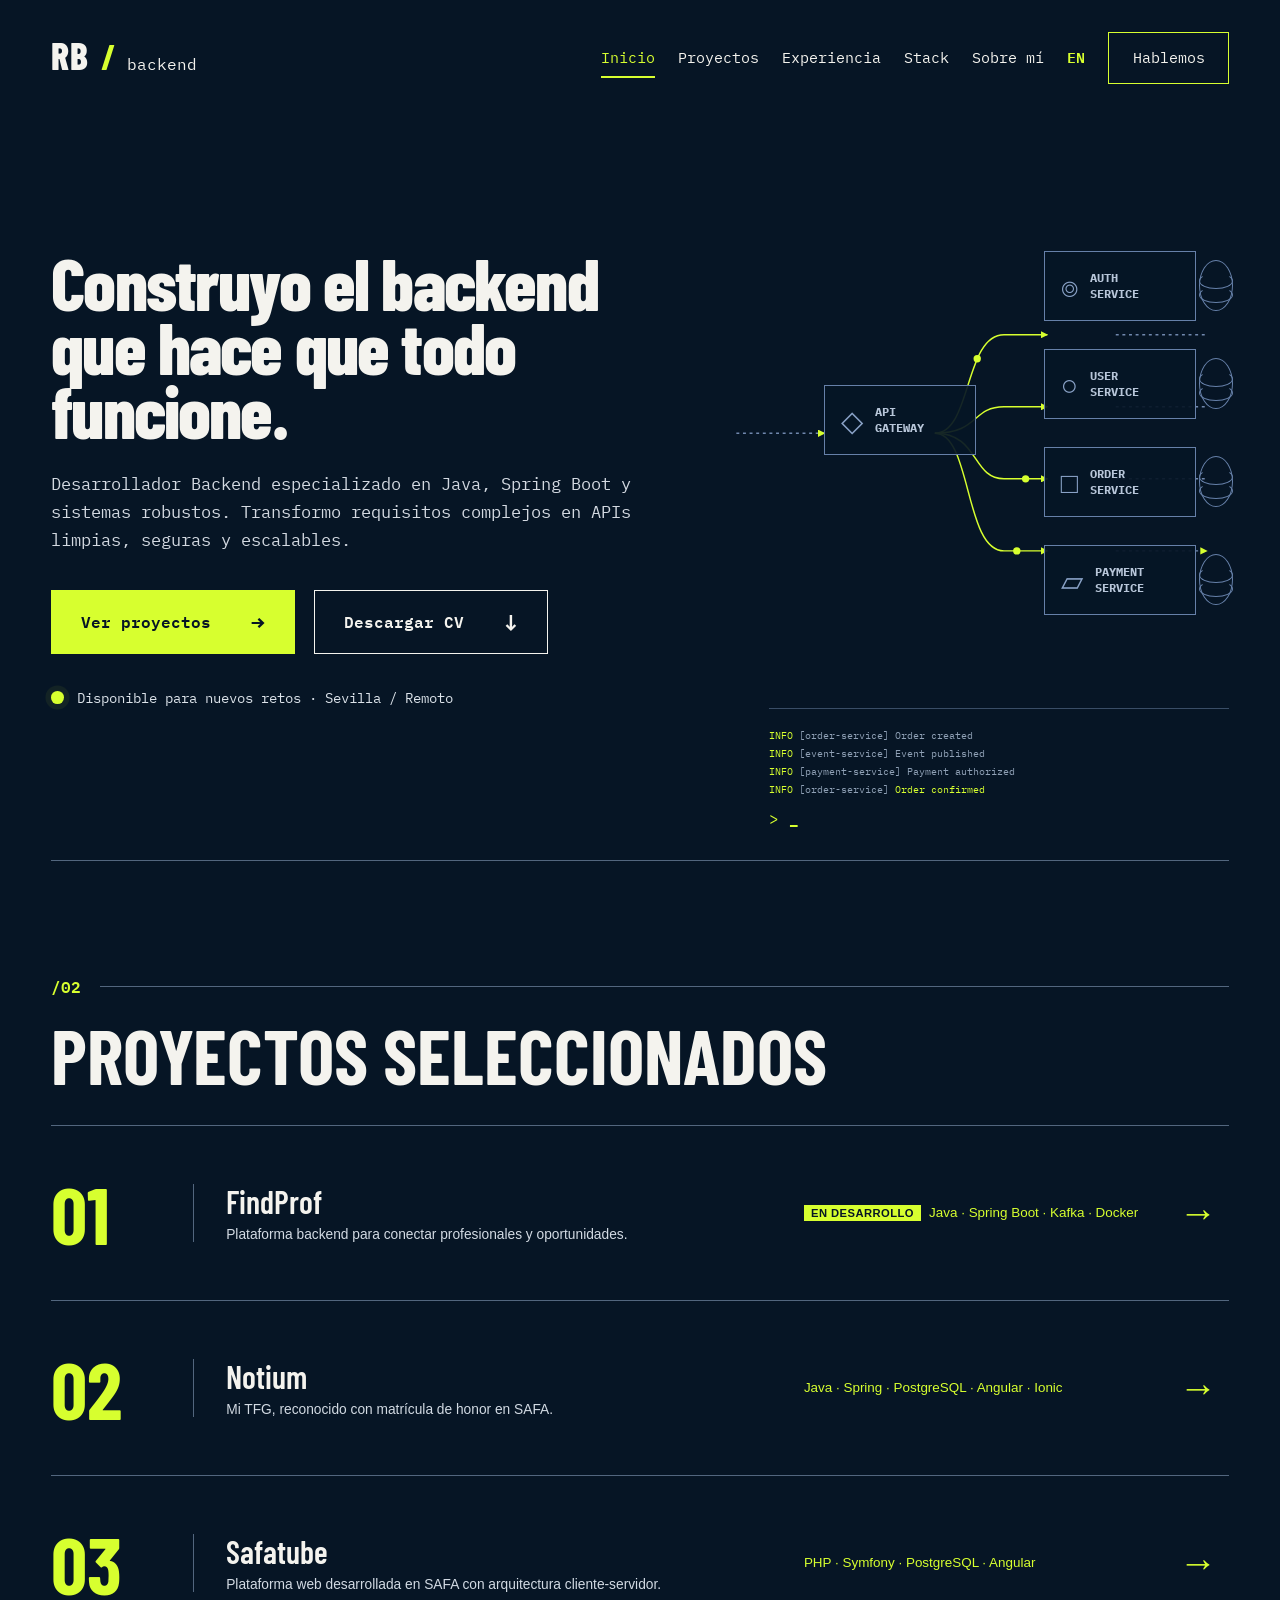
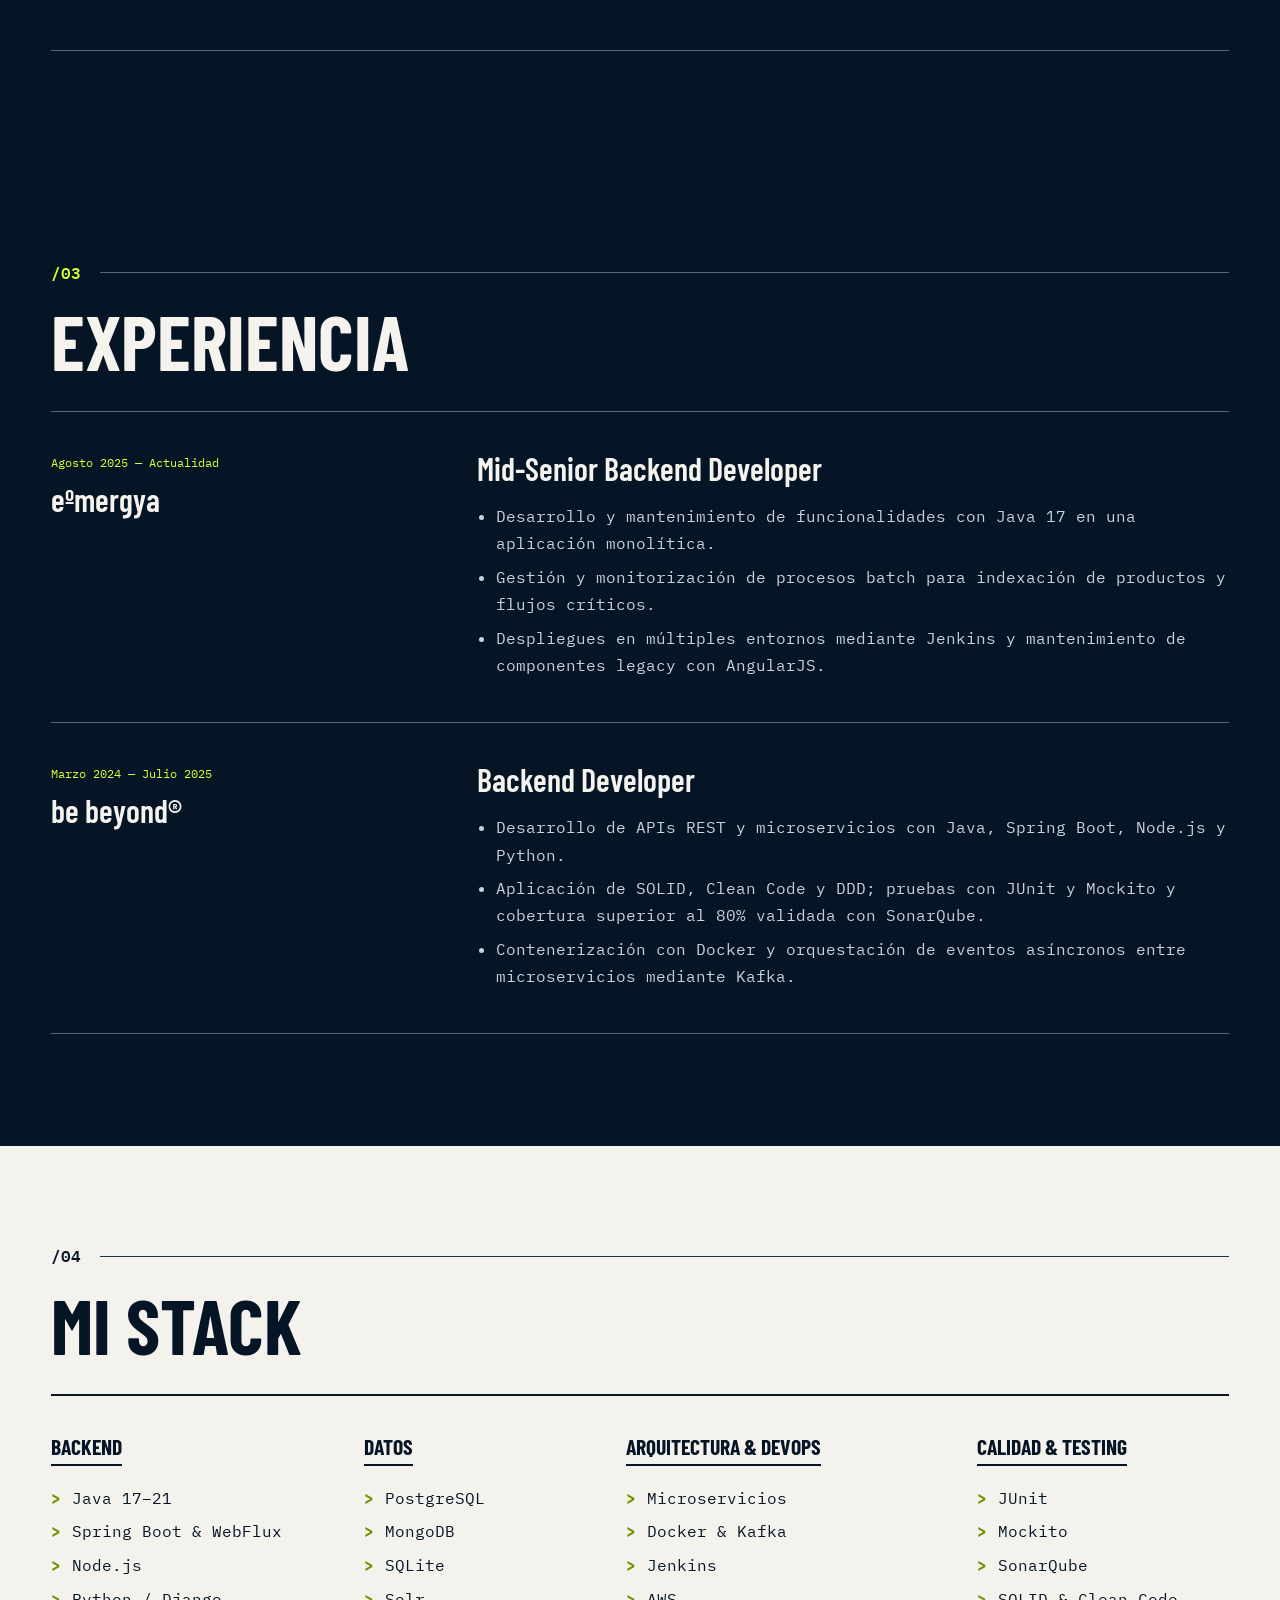
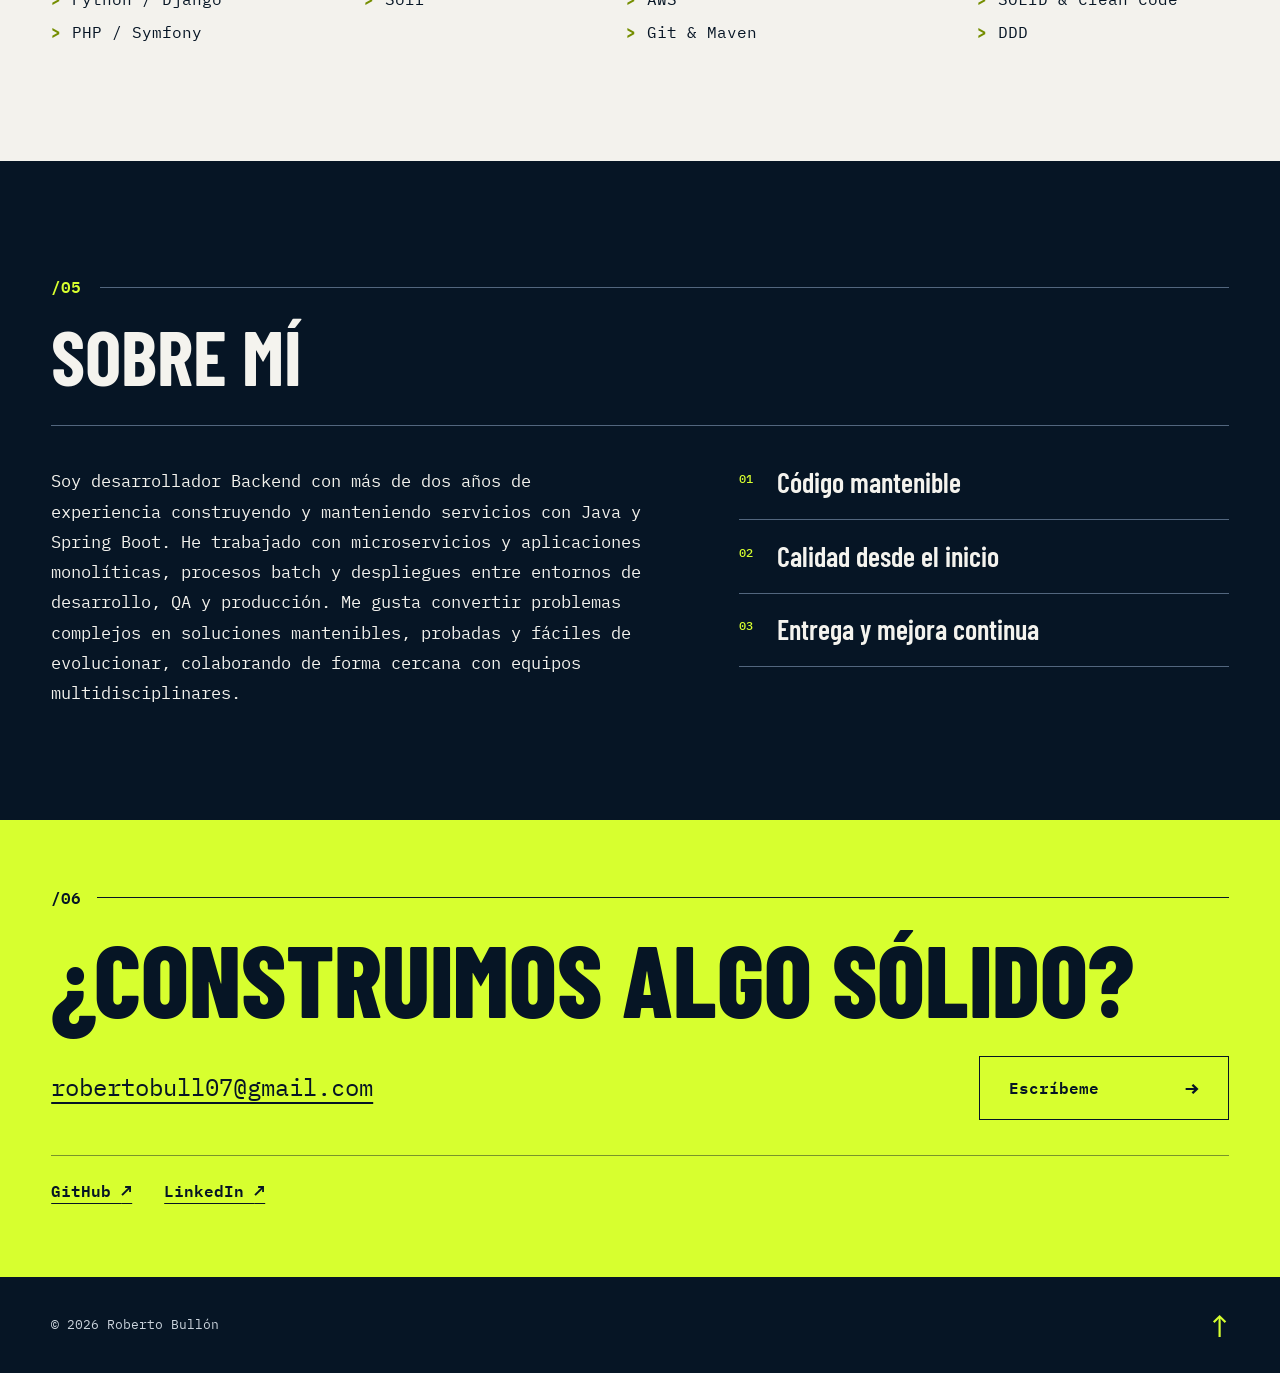
<file: index.html>
<!doctype html>
<html lang="es">
  <head>
    <meta charset="UTF-8" />
    <meta name="viewport" content="width=device-width, initial-scale=1.0" />
    <meta
      name="description"
      content="Portfolio de Roberto Bullón Pérez, desarrollador Backend especializado en Java y Spring Boot."
    />
    <meta name="theme-color" content="#061525" />
    <meta name="robots" content="index, follow" />
    <meta property="og:title" content="Roberto Bullón — Java Backend Developer" />
    <meta property="og:description" content="Portfolio de Roberto Bullón: Java, Spring Boot, microservicios y sistemas backend escalables." />
    <meta property="og:type" content="website" />
    <meta property="og:locale" content="es_ES" />
    <meta property="og:locale:alternate" content="en_GB" />
    <meta property="og:site_name" content="Roberto Bullón — Backend Developer" />
    <meta name="twitter:card" content="summary" />
    <meta name="twitter:title" content="Roberto Bullón — Java Backend Developer" />
    <meta name="twitter:description" content="Java, Spring Boot, microservicios y sistemas backend escalables." />
    <title>Roberto Bullón — Java Backend Developer</title>
    <link rel="alternate" hreflang="es" href="index.html" />
    <link rel="alternate" hreflang="en" href="en/index.html" />
    <link rel="alternate" hreflang="x-default" href="index.html" />
    <link rel="preconnect" href="https://fonts.googleapis.com" />
    <link rel="preconnect" href="https://fonts.gstatic.com" crossorigin />
    <link
      href="https://fonts.googleapis.com/css2?family=Barlow+Condensed:wght@600;700;800&family=IBM+Plex+Mono:wght@400;500;600&display=swap"
      rel="stylesheet"
    />
    <link rel="stylesheet" href="styles.css?v=20260718-3" />
    <script src="script.js?v=20260718-3" defer></script>
  </head>
  <body>
    <a class="skip-link" href="#contenido">Saltar al contenido</a>

    <header class="site-header">
      <a class="brand" href="#inicio" aria-label="Volver al inicio">
        <span>RB</span><i>/</i><small>backend</small>
      </a>
      <button
        class="menu-toggle"
        type="button"
        aria-label="Abrir menú"
        aria-controls="main-nav"
        aria-expanded="false"
      >
        <span></span><span></span>
      </button>
      <nav class="main-nav" id="main-nav" aria-label="Navegación principal">
        <a class="active" href="#inicio">Inicio</a>
        <a href="#proyectos">Proyectos</a>
        <a href="#experiencia">Experiencia</a>
        <a href="#stack">Stack</a>
        <a href="#sobre-mi">Sobre mí</a>
        <a class="language-switch" href="en/index.html" lang="en" hreflang="en" aria-label="View portfolio in English">EN</a>
        <a class="nav-cta" href="#contacto">Hablemos</a>
      </nav>
    </header>

    <main id="contenido">
      <section
        class="hero section-shell"
        id="inicio"
        aria-labelledby="hero-title"
      >
        <div class="hero-copy reveal">
          <h1 id="hero-title">
            <span>Construyo el backend</span><span>que hace que todo</span
            ><span>funcione.</span>
          </h1>
          <p>
            Desarrollador Backend especializado en Java, Spring Boot y sistemas
            robustos. Transformo requisitos complejos en APIs limpias, seguras y
            escalables.
          </p>
          <div class="hero-actions">
            <a class="button button-primary" href="#proyectos"
              >Ver proyectos <span aria-hidden="true">→</span></a
            >
            <a
              class="button button-secondary"
              id="download-cv"
              href="CV-Roberto-Bullon-Perez.pdf"
              download="CV-Roberto-Bullon-Perez.pdf"
              >Descargar CV <span aria-hidden="true">↓</span></a
            >
          </div>
          <p class="availability">
            <span aria-hidden="true"></span>Disponible para nuevos retos ·
            Sevilla / Remoto
          </p>
        </div>

        <div
          class="system-map reveal"
          aria-label="Diagrama animado de una arquitectura de microservicios"
        >
          <svg
            class="connections"
            viewBox="0 0 680 520"
            role="img"
            aria-labelledby="map-title map-desc"
          >
            <title id="map-title">Arquitectura de servicios</title>
            <desc id="map-desc">
              Un API Gateway conecta servicios de autenticación, usuarios,
              pedidos y pagos.
            </desc>
            <defs>
              <marker
                id="arrow"
                viewBox="0 0 10 10"
                refX="9"
                refY="5"
                markerWidth="5"
                markerHeight="5"
                orient="auto-start-reverse"
              >
                <path d="M0 0 10 5 0 10z" fill="currentColor"></path>
              </marker>
            </defs>
            <path class="line line-muted" d="M10 210H130"></path>
            <path
              class="line line-accent"
              d="M280 210C330 210 320 76 374 76H433"
            ></path>
            <path
              class="line line-accent"
              d="M280 210C340 210 330 174 374 174H433"
            ></path>
            <path
              class="line line-accent"
              d="M280 210C340 210 330 272 374 272H433"
            ></path>
            <path
              class="line line-accent"
              d="M280 210C330 210 320 370 374 370H433"
            ></path>
            <path
              class="line line-muted"
              d="M526 76H650M526 174H650M526 272H650M526 370H650"
            ></path>
            <circle class="packet" r="5">
              <animateMotion
                dur="3.4s"
                repeatCount="indefinite"
                path="M280 210C330 210 320 76 374 76H433"
              ></animateMotion>
            </circle>
            <circle class="packet" r="5">
              <animateMotion
                dur="3.1s"
                begin="-.8s"
                repeatCount="indefinite"
                path="M280 210C340 210 330 272 374 272H433"
              ></animateMotion>
            </circle>
            <circle class="packet" r="5">
              <animateMotion
                dur="3.8s"
                begin="-1.4s"
                repeatCount="indefinite"
                path="M280 210C330 210 320 370 374 370H433"
              ></animateMotion>
            </circle>
          </svg>
          <div class="service gateway">
            <span>◇</span><b>API<br />GATEWAY</b>
          </div>
          <div class="service service-auth">
            <span>⌾</span><b>AUTH<br />SERVICE</b>
          </div>
          <div class="service service-user">
            <span>○</span><b>USER<br />SERVICE</b>
          </div>
          <div class="service service-order">
            <span>□</span><b>ORDER<br />SERVICE</b>
          </div>
          <div class="service service-payment">
            <span>▱</span><b>PAYMENT<br />SERVICE</b>
          </div>
          <div class="db db-1" aria-hidden="true"></div>
          <div class="db db-2" aria-hidden="true"></div>
          <div class="db db-3" aria-hidden="true"></div>
          <div class="db db-4" aria-hidden="true"></div>
          <div class="terminal" aria-hidden="true">
            <p><i>INFO</i> [order-service] Order created</p>
            <p><i>INFO</i> [event-service] Event published</p>
            <p><i>INFO</i> [payment-service] Payment authorized</p>
            <p><i>INFO</i> [order-service] <em>Order confirmed</em></p>
            <span>&gt; <b>_</b></span>
          </div>
        </div>
      </section>

      <section
        class="projects section-shell"
        id="proyectos"
        aria-labelledby="projects-title"
      >
        <div class="section-heading reveal">
          <span>/02</span>
          <h2 id="projects-title">Proyectos seleccionados</h2>
        </div>
        <div class="project-list">
          <article class="project reveal">
            <button class="project-summary" type="button" aria-expanded="false">
              <span class="project-index">01</span>
              <span class="project-intro"
                ><strong>FindProf</strong
                ><small
                  >Plataforma backend para conectar profesionales y
                  oportunidades.</small
                ></span
              >
              <span class="project-tech"
                ><b class="project-status">En desarrollo</b>Java · Spring Boot ·
                Kafka · Docker</span
              >
              <span class="project-arrow" aria-hidden="true">→</span>
            </button>
            <div class="project-detail">
              <p>
                Producto en desarrollo centrado en una arquitectura backend
                modular, escalable y preparada para evolucionar por servicios.
              </p>
            </div>
          </article>
          <article class="project reveal">
            <button class="project-summary" type="button" aria-expanded="false">
              <span class="project-index">02</span>
              <span class="project-intro"
                ><strong>Notium</strong
                ><small
                  >Mi TFG, reconocido con matrícula de honor en SAFA.</small
                ></span
              >
              <span class="project-tech"
                >Java · Spring · PostgreSQL · Angular · Ionic</span
              >
              <span class="project-arrow" aria-hidden="true">→</span>
            </button>
            <div class="project-detail">
              <p>
                Aplicación full stack desarrollada como proyecto final, con dos
                repositorios independientes que trabajan como un único producto.
              </p>
              <div class="repo-split" aria-label="Repositorios de Notium">
                <a href="https://github.com/sgero/NotiumFrontend" target="_blank" rel="noreferrer"><b>Frontend</b><small>Angular · Ionic</small><em aria-hidden="true">↗</em></a>
                <a href="https://github.com/sgero/NotiumBackend" target="_blank" rel="noreferrer"><b>Backend</b><small>Java · Spring · PostgreSQL</small><em aria-hidden="true">↗</em></a>
              </div>
            </div>
          </article>
          <article class="project reveal">
            <button class="project-summary" type="button" aria-expanded="false">
              <span class="project-index">03</span>
              <span class="project-intro"
                ><strong>Safatube</strong
                ><small
                  >Plataforma web desarrollada en SAFA con arquitectura
                  cliente-servidor.</small
                ></span
              >
              <span class="project-tech"
                >PHP · Symfony · PostgreSQL · Angular</span
              >
              <span class="project-arrow" aria-hidden="true">→</span>
            </button>
            <div class="project-detail">
              <p>
                Proyecto académico dividido en dos repositorios para separar la
                interfaz web de la API y la persistencia.
              </p>
              <div class="repo-split" aria-label="Repositorios de Safatube">
                <a href="https://github.com/sgero/SafaTubeFront" target="_blank" rel="noreferrer"><b>Frontend</b><small>Angular</small><em aria-hidden="true">↗</em></a>
                <a href="https://github.com/sgero/SafaTube" target="_blank" rel="noreferrer"><b>Backend</b><small>PHP · Symfony · PostgreSQL</small><em aria-hidden="true">↗</em></a>
              </div>
            </div>
          </article>
        </div>
      </section>

      <section class="experience section-shell" id="experiencia" aria-labelledby="experience-title">
        <div class="section-heading reveal">
          <span>/03</span>
          <h2 id="experience-title">Experiencia</h2>
        </div>
        <div class="experience-list">
          <article class="experience-role reveal">
            <div class="experience-meta">
              <span>Agosto 2025 — Actualidad</span>
              <strong>eºmergya</strong>
            </div>
            <div class="experience-content">
              <h3>Mid-Senior Backend Developer</h3>
              <ul>
                <li>Desarrollo y mantenimiento de funcionalidades con Java 17 en una aplicación monolítica.</li>
                <li>Gestión y monitorización de procesos batch para indexación de productos y flujos críticos.</li>
                <li>Despliegues en múltiples entornos mediante Jenkins y mantenimiento de componentes legacy con AngularJS.</li>
              </ul>
            </div>
          </article>
          <article class="experience-role reveal">
            <div class="experience-meta">
              <span>Marzo 2024 — Julio 2025</span>
              <strong>be beyond®</strong>
            </div>
            <div class="experience-content">
              <h3>Backend Developer</h3>
              <ul>
                <li>Desarrollo de APIs REST y microservicios con Java, Spring Boot, Node.js y Python.</li>
                <li>Aplicación de SOLID, Clean Code y DDD; pruebas con JUnit y Mockito y cobertura superior al 80% validada con SonarQube.</li>
                <li>Contenerización con Docker y orquestación de eventos asíncronos entre microservicios mediante Kafka.</li>
              </ul>
            </div>
          </article>
        </div>
      </section>

      <section class="stack" id="stack" aria-labelledby="stack-title">
        <div class="section-shell">
          <div class="section-heading section-heading-dark reveal">
            <span>/04</span>
            <h2 id="stack-title">Mi stack</h2>
          </div>
          <div class="stack-grid reveal">
            <div>
              <h3>Backend</h3>
              <ul>
                <li>Java 17–21</li>
                <li>Spring Boot &amp; WebFlux</li>
                <li>Node.js</li>
                <li>Python / Django</li>
                <li>PHP / Symfony</li>
              </ul>
            </div>
            <div>
              <h3>Datos</h3>
              <ul>
                <li>PostgreSQL</li>
                <li>MongoDB</li>
                <li>SQLite</li>
                <li>Solr</li>
              </ul>
            </div>
            <div>
              <h3>Arquitectura &amp; DevOps</h3>
              <ul>
                <li>Microservicios</li>
                <li>Docker &amp; Kafka</li>
                <li>Jenkins</li>
                <li>AWS</li>
                <li>Git &amp; Maven</li>
              </ul>
            </div>
            <div>
              <h3>Calidad &amp; Testing</h3>
              <ul>
                <li>JUnit</li>
                <li>Mockito</li>
                <li>SonarQube</li>
                <li>SOLID &amp; Clean Code</li>
                <li>DDD</li>
              </ul>
            </div>
          </div>
        </div>
      </section>

      <section
        class="about section-shell"
        id="sobre-mi"
        aria-labelledby="about-title"
      >
        <div class="section-heading reveal">
          <span>/05</span>
          <h2 id="about-title">Sobre mí</h2>
        </div>
        <div class="about-grid">
          <p class="about-copy reveal">
            Soy desarrollador Backend con más de dos años de experiencia
            construyendo y manteniendo servicios con Java y Spring Boot. He
            trabajado con microservicios y aplicaciones monolíticas, procesos
            batch y despliegues entre entornos de desarrollo, QA y producción.
            Me gusta convertir problemas complejos en soluciones mantenibles,
            probadas y fáciles de evolucionar, colaborando de forma cercana con
            equipos multidisciplinares.
          </p>
          <ul class="principles reveal">
            <li><span>01</span> Código mantenible</li>
            <li><span>02</span> Calidad desde el inicio</li>
            <li><span>03</span> Entrega y mejora continua</li>
          </ul>
        </div>
      </section>

      <section class="contact" id="contacto" aria-labelledby="contact-title">
        <div class="section-shell contact-inner reveal">
          <span class="contact-index">/06</span>
          <h2 id="contact-title">¿Construimos algo sólido?</h2>
          <div class="contact-row">
            <a class="email" href="mailto:robertobull07@gmail.com"
              >robertobull07@gmail.com</a
            >
            <a
              class="button contact-button"
              href="mailto:robertobull07@gmail.com?subject=Hablemos%20de%20un%20proyecto"
              >Escríbeme <span aria-hidden="true">→</span></a
            >
          </div>
          <div class="social-links" aria-label="Perfiles profesionales">
            <a href="https://github.com/rbullonp" target="_blank" rel="noreferrer">GitHub <span aria-hidden="true">↗</span></a>
            <a href="https://www.linkedin.com/in/roberto-bullon-perez/" target="_blank" rel="noreferrer">LinkedIn <span aria-hidden="true">↗</span></a>
          </div>
        </div>
      </section>
    </main>

    <footer class="site-footer section-shell">
      <p>© 2026 Roberto Bullón</p>
      <a href="#inicio" aria-label="Volver arriba">↑</a>
    </footer>
  </body>
</html>
</file>
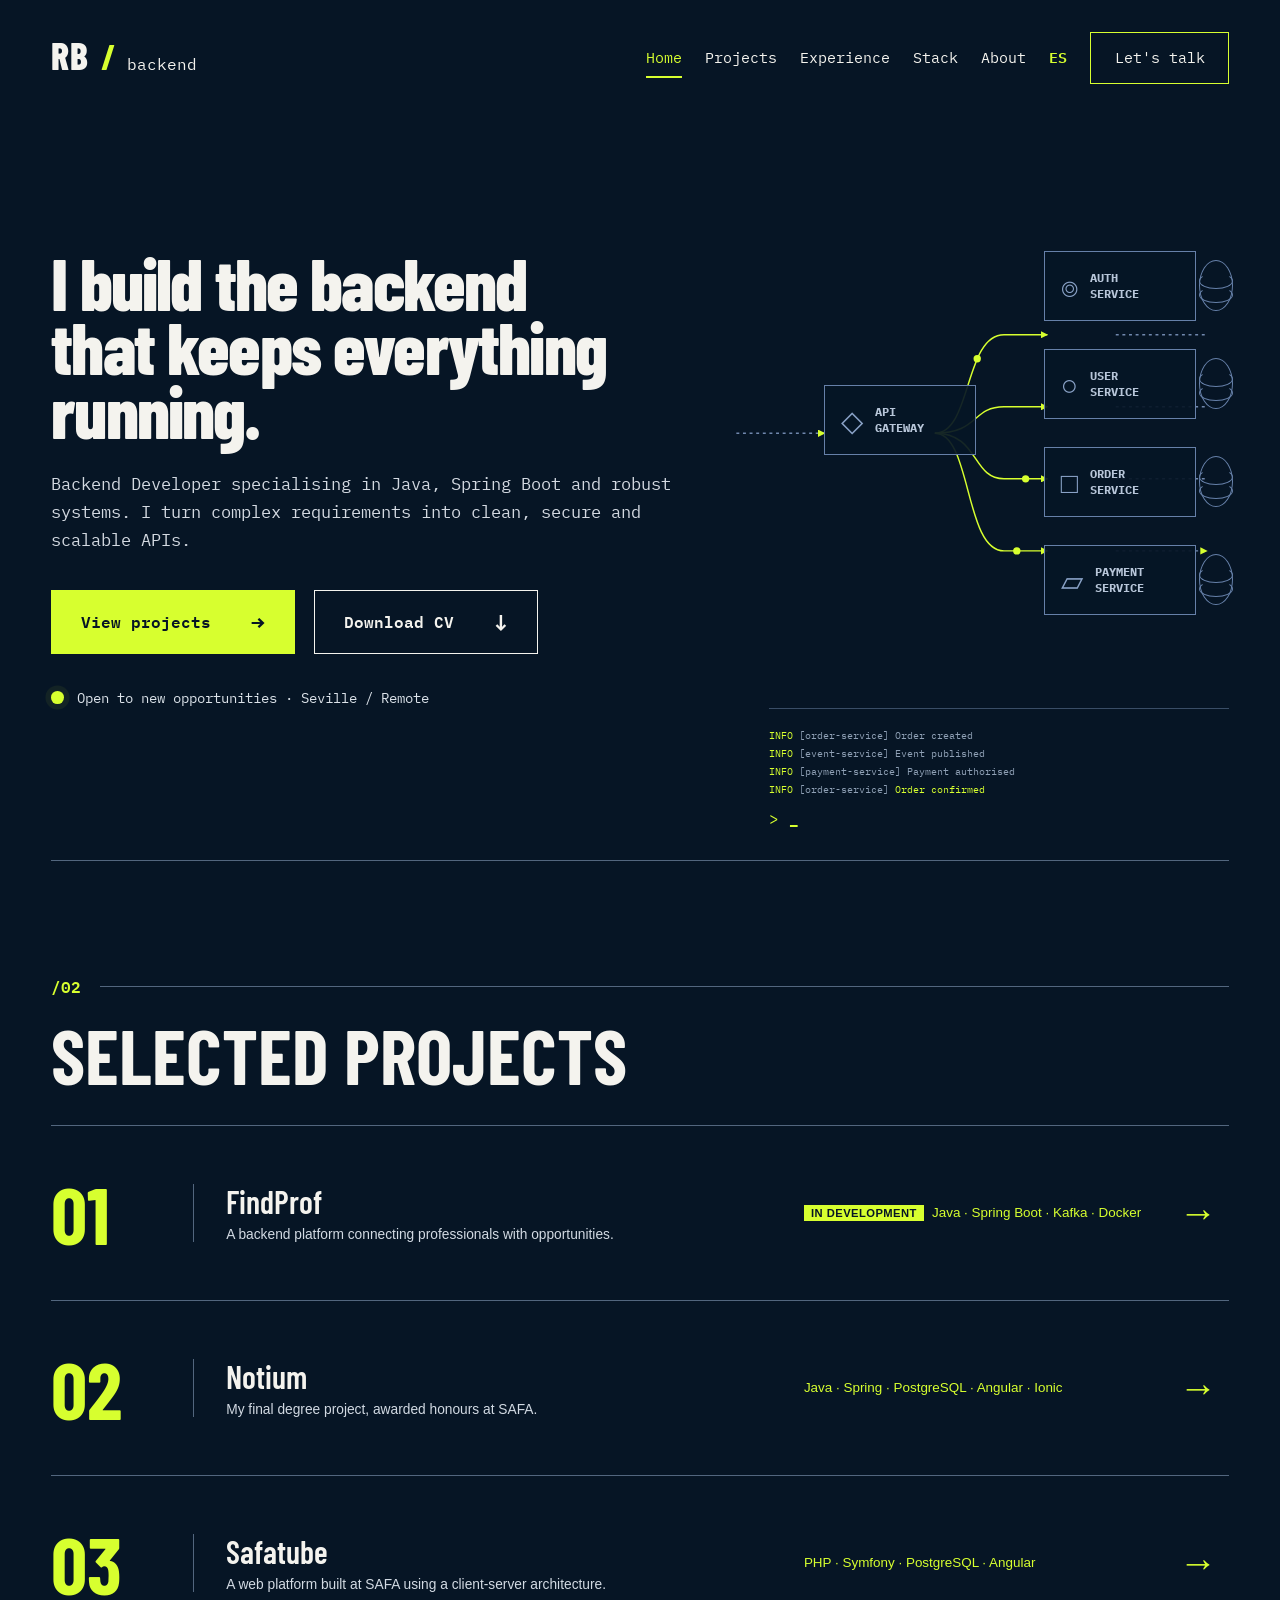
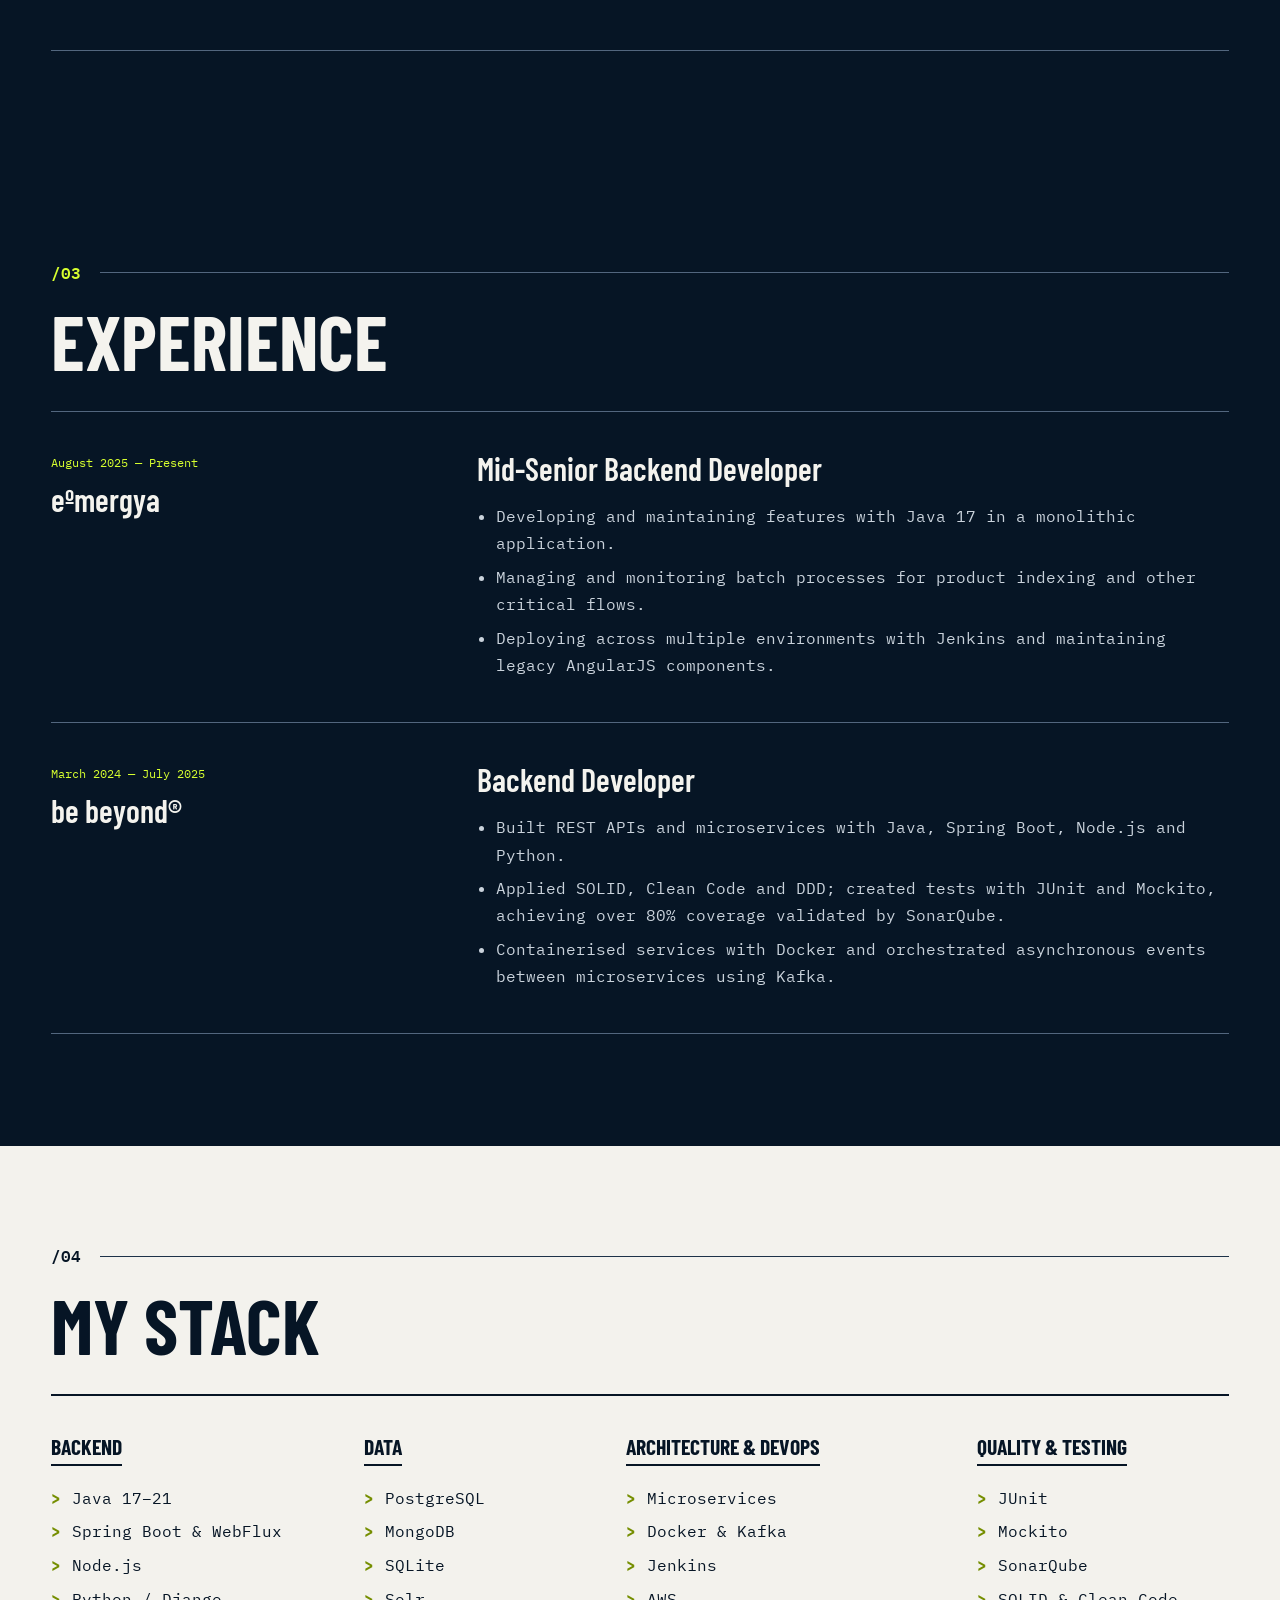
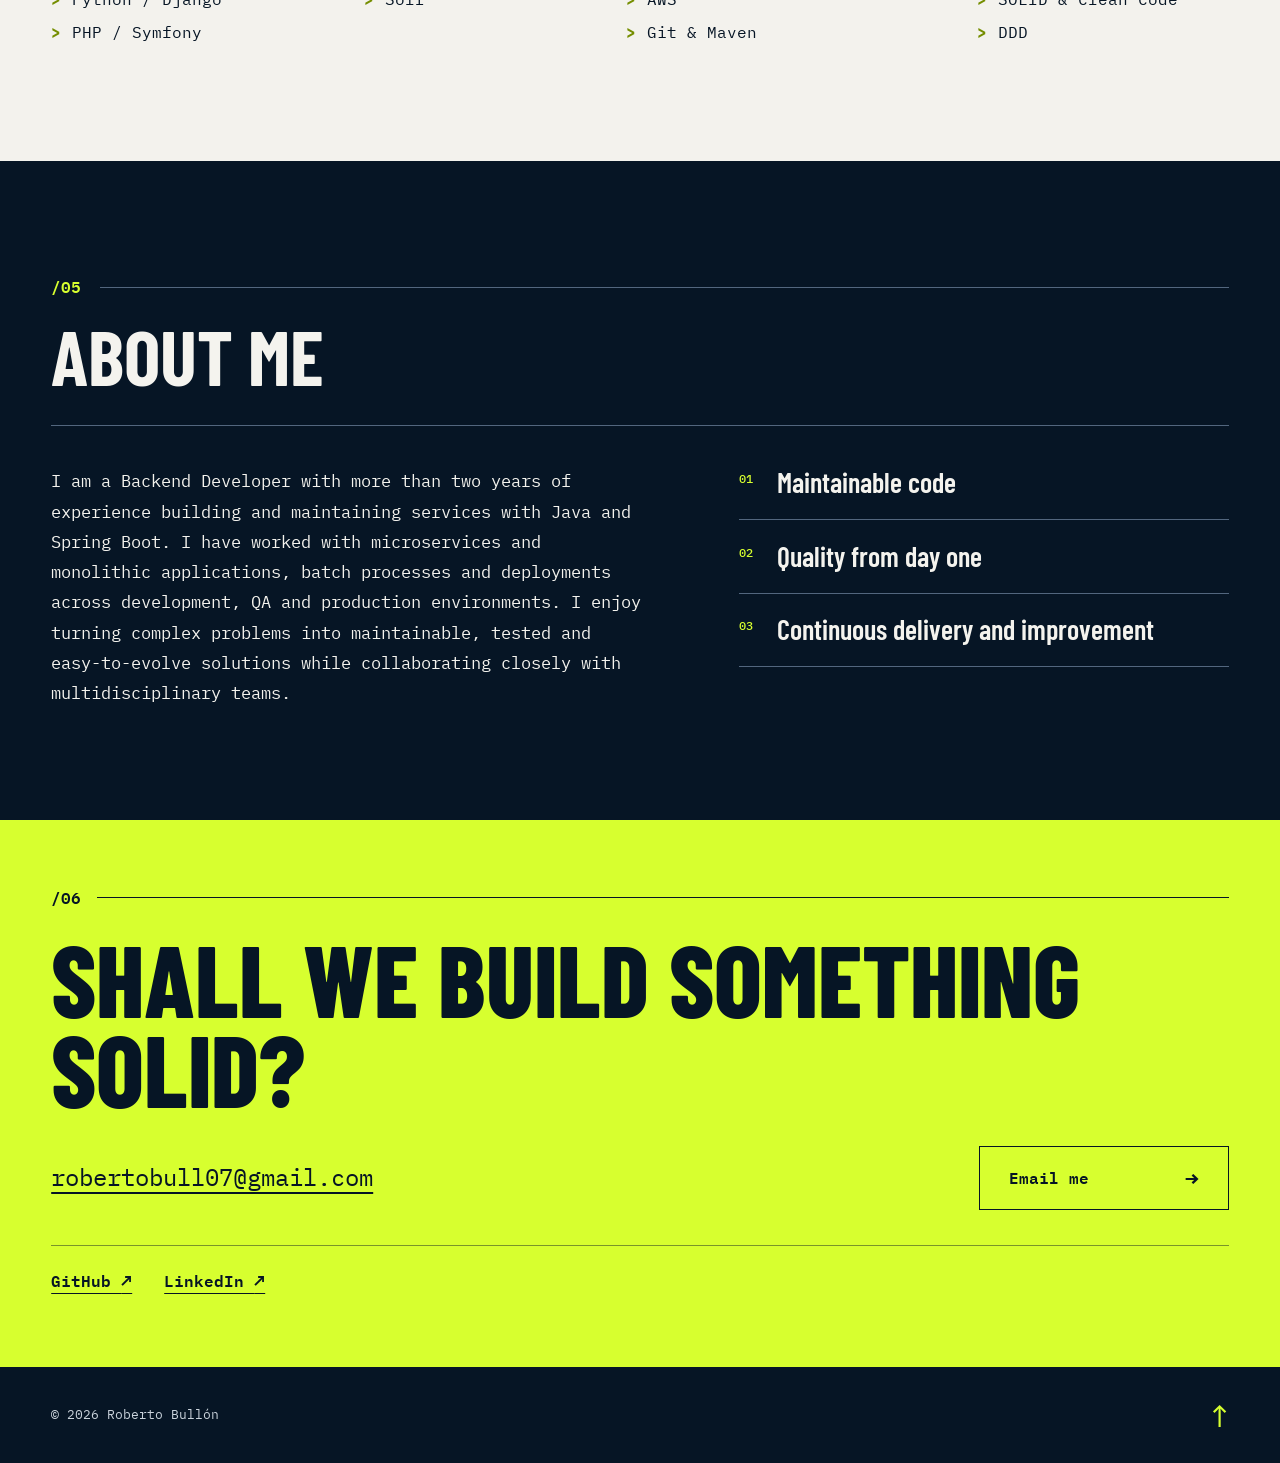
<file: en/index.html>
<!doctype html>
<html lang="en">
  <head>
    <meta charset="UTF-8" />
    <meta name="viewport" content="width=device-width, initial-scale=1.0" />
    <meta name="description" content="Portfolio of Roberto Bullón Pérez, Backend Developer specialising in Java and Spring Boot." />
    <meta name="theme-color" content="#061525" />
    <meta name="robots" content="index, follow" />
    <meta property="og:title" content="Roberto Bullón — Java Backend Developer" />
    <meta property="og:description" content="Roberto Bullón's portfolio: Java, Spring Boot, microservices and scalable backend systems." />
    <meta property="og:type" content="website" />
    <meta property="og:locale" content="en_GB" />
    <meta property="og:locale:alternate" content="es_ES" />
    <meta property="og:site_name" content="Roberto Bullón — Backend Developer" />
    <meta name="twitter:card" content="summary" />
    <meta name="twitter:title" content="Roberto Bullón — Java Backend Developer" />
    <meta name="twitter:description" content="Java, Spring Boot, microservices and scalable backend systems." />
    <title>Roberto Bullón — Java Backend Developer</title>
    <link rel="alternate" hreflang="en" href="index.html" />
    <link rel="alternate" hreflang="es" href="../index.html" />
    <link rel="alternate" hreflang="x-default" href="../index.html" />
    <link rel="preconnect" href="https://fonts.googleapis.com" />
    <link rel="preconnect" href="https://fonts.gstatic.com" crossorigin />
    <link href="https://fonts.googleapis.com/css2?family=Barlow+Condensed:wght@600;700;800&family=IBM+Plex+Mono:wght@400;500;600&display=swap" rel="stylesheet" />
    <link rel="stylesheet" href="../styles.css?v=20260718-3" />
    <script src="../script.js?v=20260718-3" defer></script>
  </head>
  <body>
    <a class="skip-link" href="#content">Skip to content</a>
    <header class="site-header">
      <a class="brand" href="#home" aria-label="Back to home"><span>RB</span><i>/</i><small>backend</small></a>
      <button class="menu-toggle" type="button" aria-label="Open menu" aria-controls="main-nav" aria-expanded="false"><span></span><span></span></button>
      <nav class="main-nav" id="main-nav" aria-label="Main navigation">
        <a class="active" href="#home">Home</a>
        <a href="#projects">Projects</a>
        <a href="#experience">Experience</a>
        <a href="#stack">Stack</a>
        <a href="#about">About</a>
        <a class="language-switch" href="../index.html" lang="es" hreflang="es" aria-label="Ver portfolio en español">ES</a>
        <a class="nav-cta" href="#contact">Let's talk</a>
      </nav>
    </header>

    <main id="content">
      <section class="hero section-shell" id="home" aria-labelledby="hero-title">
        <div class="hero-copy reveal">
          <h1 id="hero-title"><span>I build the backend</span> <span>that keeps everything</span> <span>running.</span></h1>
          <p>Backend Developer specialising in Java, Spring Boot and robust systems. I turn complex requirements into clean, secure and scalable APIs.</p>
          <div class="hero-actions">
            <a class="button button-primary" href="#projects">View projects <span aria-hidden="true">→</span></a>
            <a class="button button-secondary" id="download-cv" href="../CV-Roberto-Bullon-Perez.pdf" download="CV-Roberto-Bullon-Perez.pdf">Download CV <span aria-hidden="true">↓</span></a>
          </div>
          <p class="availability"><span aria-hidden="true"></span>Open to new opportunities · Seville / Remote</p>
        </div>

        <div class="system-map reveal" aria-label="Animated microservices architecture diagram">
          <svg class="connections" viewBox="0 0 680 520" role="img" aria-labelledby="map-title map-desc">
            <title id="map-title">Service architecture</title>
            <desc id="map-desc">An API Gateway connects authentication, user, order and payment services.</desc>
            <defs><marker id="arrow" viewBox="0 0 10 10" refX="9" refY="5" markerWidth="5" markerHeight="5" orient="auto-start-reverse"><path d="M0 0 10 5 0 10z" fill="currentColor"></path></marker></defs>
            <path class="line line-muted" d="M10 210H130"></path>
            <path class="line line-accent" d="M280 210C330 210 320 76 374 76H433"></path>
            <path class="line line-accent" d="M280 210C340 210 330 174 374 174H433"></path>
            <path class="line line-accent" d="M280 210C340 210 330 272 374 272H433"></path>
            <path class="line line-accent" d="M280 210C330 210 320 370 374 370H433"></path>
            <path class="line line-muted" d="M526 76H650M526 174H650M526 272H650M526 370H650"></path>
            <circle class="packet" r="5"><animateMotion dur="3.4s" repeatCount="indefinite" path="M280 210C330 210 320 76 374 76H433"></animateMotion></circle>
            <circle class="packet" r="5"><animateMotion dur="3.1s" begin="-.8s" repeatCount="indefinite" path="M280 210C340 210 330 272 374 272H433"></animateMotion></circle>
            <circle class="packet" r="5"><animateMotion dur="3.8s" begin="-1.4s" repeatCount="indefinite" path="M280 210C330 210 320 370 374 370H433"></animateMotion></circle>
          </svg>
          <div class="service gateway"><span>◇</span><b>API<br />GATEWAY</b></div>
          <div class="service service-auth"><span>⌾</span><b>AUTH<br />SERVICE</b></div>
          <div class="service service-user"><span>○</span><b>USER<br />SERVICE</b></div>
          <div class="service service-order"><span>□</span><b>ORDER<br />SERVICE</b></div>
          <div class="service service-payment"><span>▱</span><b>PAYMENT<br />SERVICE</b></div>
          <div class="db db-1" aria-hidden="true"></div><div class="db db-2" aria-hidden="true"></div><div class="db db-3" aria-hidden="true"></div><div class="db db-4" aria-hidden="true"></div>
          <div class="terminal" aria-hidden="true"><p><i>INFO</i> [order-service] Order created</p><p><i>INFO</i> [event-service] Event published</p><p><i>INFO</i> [payment-service] Payment authorised</p><p><i>INFO</i> [order-service] <em>Order confirmed</em></p><span>&gt; <b>_</b></span></div>
        </div>
      </section>

      <section class="projects section-shell" id="projects" aria-labelledby="projects-title">
        <div class="section-heading reveal"><span>/02</span><h2 id="projects-title">Selected projects</h2></div>
        <div class="project-list">
          <article class="project reveal">
            <button class="project-summary" type="button" aria-expanded="false"><span class="project-index">01</span><span class="project-intro"><strong>FindProf</strong><small>A backend platform connecting professionals with opportunities.</small></span><span class="project-tech"><b class="project-status">In development</b>Java · Spring Boot · Kafka · Docker</span><span class="project-arrow" aria-hidden="true">→</span></button>
            <div class="project-detail"><p>A product under development, built around a modular, scalable backend architecture designed to evolve through services.</p></div>
          </article>
          <article class="project reveal">
            <button class="project-summary" type="button" aria-expanded="false"><span class="project-index">02</span><span class="project-intro"><strong>Notium</strong><small>My final degree project, awarded honours at SAFA.</small></span><span class="project-tech">Java · Spring · PostgreSQL · Angular · Ionic</span><span class="project-arrow" aria-hidden="true">→</span></button>
            <div class="project-detail"><p>A full-stack final project split into two independent repositories that work together as one product.</p><div class="repo-split" aria-label="Notium repositories"><a href="https://github.com/sgero/NotiumFrontend" target="_blank" rel="noreferrer"><b>Frontend</b><small>Angular · Ionic</small><em aria-hidden="true">↗</em></a><a href="https://github.com/sgero/NotiumBackend" target="_blank" rel="noreferrer"><b>Backend</b><small>Java · Spring · PostgreSQL</small><em aria-hidden="true">↗</em></a></div></div>
          </article>
          <article class="project reveal">
            <button class="project-summary" type="button" aria-expanded="false"><span class="project-index">03</span><span class="project-intro"><strong>Safatube</strong><small>A web platform built at SAFA using a client-server architecture.</small></span><span class="project-tech">PHP · Symfony · PostgreSQL · Angular</span><span class="project-arrow" aria-hidden="true">→</span></button>
            <div class="project-detail"><p>An academic project split into two repositories, separating the web interface from the API and data persistence.</p><div class="repo-split" aria-label="Safatube repositories"><a href="https://github.com/sgero/SafaTubeFront" target="_blank" rel="noreferrer"><b>Frontend</b><small>Angular</small><em aria-hidden="true">↗</em></a><a href="https://github.com/sgero/SafaTube" target="_blank" rel="noreferrer"><b>Backend</b><small>PHP · Symfony · PostgreSQL</small><em aria-hidden="true">↗</em></a></div></div>
          </article>
        </div>
      </section>

      <section class="experience section-shell" id="experience" aria-labelledby="experience-title">
        <div class="section-heading reveal"><span>/03</span><h2 id="experience-title">Experience</h2></div>
        <div class="experience-list">
          <article class="experience-role reveal"><div class="experience-meta"><span>August 2025 — Present</span><strong>eºmergya</strong></div><div class="experience-content"><h3>Mid-Senior Backend Developer</h3><ul><li>Developing and maintaining features with Java 17 in a monolithic application.</li><li>Managing and monitoring batch processes for product indexing and other critical flows.</li><li>Deploying across multiple environments with Jenkins and maintaining legacy AngularJS components.</li></ul></div></article>
          <article class="experience-role reveal"><div class="experience-meta"><span>March 2024 — July 2025</span><strong>be beyond®</strong></div><div class="experience-content"><h3>Backend Developer</h3><ul><li>Built REST APIs and microservices with Java, Spring Boot, Node.js and Python.</li><li>Applied SOLID, Clean Code and DDD; created tests with JUnit and Mockito, achieving over 80% coverage validated by SonarQube.</li><li>Containerised services with Docker and orchestrated asynchronous events between microservices using Kafka.</li></ul></div></article>
        </div>
      </section>

      <section class="stack" id="stack" aria-labelledby="stack-title"><div class="section-shell"><div class="section-heading section-heading-dark reveal"><span>/04</span><h2 id="stack-title">My stack</h2></div><div class="stack-grid reveal"><div><h3>Backend</h3><ul><li>Java 17–21</li><li>Spring Boot &amp; WebFlux</li><li>Node.js</li><li>Python / Django</li><li>PHP / Symfony</li></ul></div><div><h3>Data</h3><ul><li>PostgreSQL</li><li>MongoDB</li><li>SQLite</li><li>Solr</li></ul></div><div><h3>Architecture &amp; DevOps</h3><ul><li>Microservices</li><li>Docker &amp; Kafka</li><li>Jenkins</li><li>AWS</li><li>Git &amp; Maven</li></ul></div><div><h3>Quality &amp; Testing</h3><ul><li>JUnit</li><li>Mockito</li><li>SonarQube</li><li>SOLID &amp; Clean Code</li><li>DDD</li></ul></div></div></div></section>

      <section class="about section-shell" id="about" aria-labelledby="about-title"><div class="section-heading reveal"><span>/05</span><h2 id="about-title">About me</h2></div><div class="about-grid"><p class="about-copy reveal">I am a Backend Developer with more than two years of experience building and maintaining services with Java and Spring Boot. I have worked with microservices and monolithic applications, batch processes and deployments across development, QA and production environments. I enjoy turning complex problems into maintainable, tested and easy-to-evolve solutions while collaborating closely with multidisciplinary teams.</p><ul class="principles reveal"><li><span>01</span> Maintainable code</li><li><span>02</span> Quality from day one</li><li><span>03</span> Continuous delivery and improvement</li></ul></div></section>

      <section class="contact" id="contact" aria-labelledby="contact-title"><div class="section-shell contact-inner reveal"><span class="contact-index">/06</span><h2 id="contact-title">Shall we build something solid?</h2><div class="contact-row"><a class="email" href="mailto:robertobull07@gmail.com">robertobull07@gmail.com</a><a class="button contact-button" href="mailto:robertobull07@gmail.com?subject=Let%27s%20talk%20about%20a%20project">Email me <span aria-hidden="true">→</span></a></div><div class="social-links" aria-label="Professional profiles"><a href="https://github.com/rbullonp" target="_blank" rel="noreferrer">GitHub <span aria-hidden="true">↗</span></a><a href="https://www.linkedin.com/in/roberto-bullon-perez/" target="_blank" rel="noreferrer">LinkedIn <span aria-hidden="true">↗</span></a></div></div></section>
    </main>

    <footer class="site-footer section-shell"><p>© 2026 Roberto Bullón</p><a href="#home" aria-label="Back to top">↑</a></footer>
  </body>
</html>
</file>
<file: styles.css>
:root{--ink:#061525;--deep:#03101d;--paper:#f3f2ed;--text:#f4f3ee;--muted:#9aabc0;--rule:#52667e;--lime:#d7ff2f;--lime-dark:#758e00;--heading:"Barlow Condensed","Arial Narrow",sans-serif;--mono:"IBM Plex Mono","Courier New",monospace;--shell:min(1400px,calc(100% - 8vw))}
*{box-sizing:border-box}html{max-width:100%;overflow-x:clip;scroll-behavior:smooth}body{margin:0;color:var(--text);background:var(--ink);font:16px/1.7 var(--mono);overflow-x:hidden}::selection{color:var(--ink);background:var(--lime)}a{color:inherit}.section-shell{width:var(--shell);margin-inline:auto}.skip-link{position:fixed;z-index:100;top:1rem;left:1rem;padding:.7rem 1rem;color:var(--ink);background:var(--lime);transform:translateY(-200%)}.skip-link:focus{transform:none}
.site-header{position:absolute;z-index:20;top:0;left:50%;width:var(--shell);height:116px;display:flex;align-items:center;justify-content:space-between;transform:translateX(-50%)}.brand{display:inline-flex;gap:.7rem;align-items:baseline;text-decoration:none}.brand span{font:800 2.35rem/1 var(--heading);letter-spacing:.03em}.brand i{color:var(--lime);font:700 2.2rem/1 var(--heading)}.brand small{font-size:1rem}.main-nav{display:flex;align-items:center;gap:clamp(1.6rem,3vw,3.5rem)}.main-nav a{position:relative;font-size:.92rem;text-decoration:none}.main-nav a:not(.nav-cta)::after{position:absolute;content:"";left:0;right:100%;bottom:-.45rem;height:2px;background:var(--lime);transition:right .25s}.main-nav a:hover::after,.main-nav a.active::after{right:0}.main-nav a.active{color:var(--lime)}.nav-cta{padding:.75rem 1.45rem;border:1px solid var(--lime);transition:.25s}.nav-cta:hover{color:var(--ink);background:var(--lime)}.menu-toggle{display:none;color:var(--text);border:0;background:none}
.hero{min-height:860px;padding-top:180px;display:grid;grid-template-columns:minmax(0,1fr) minmax(500px,.72fr);gap:clamp(2rem,3.5vw,3.5rem);align-items:center}.hero-copy{padding-bottom:5rem}.hero h1{max-width:750px;margin:0 0 1.7rem;font:800 clamp(4.2rem,5.7vw,6.8rem)/.88 var(--heading);letter-spacing:-.025em}.hero h1 span{display:block;white-space:nowrap}.hero-copy>p:not(.availability){max-width:720px;color:#d3d9e1;font-size:clamp(.98rem,1.3vw,1.22rem)}.hero-actions{display:flex;gap:1.2rem;margin-top:2.2rem}.button{min-height:64px;padding:0 1.8rem;display:inline-flex;align-items:center;justify-content:space-between;gap:2.5rem;border:1px solid currentColor;border-radius:0;font-weight:600;text-decoration:none;cursor:pointer;transition:transform .2s,color .2s,background .2s}.button:hover{transform:translateY(-3px)}.button-primary{color:var(--ink);border-color:var(--lime);background:var(--lime)}.button-secondary{color:var(--text);background:transparent}.button-secondary:hover{color:var(--ink);background:var(--text)}.button span{font-size:1.45rem}.availability{display:flex;gap:.8rem;align-items:center;margin:2rem 0 0;color:#dce3ea;font-size:.9rem}.availability span{width:.8rem;height:.8rem;border-radius:50%;background:var(--lime);box-shadow:0 0 0 .35rem rgb(215 255 47/.06)}
.system-map{position:relative;min-height:620px}.connections{position:absolute;inset:0;width:100%;height:520px;color:var(--lime);overflow:visible}.line{fill:none;stroke-width:2;marker-end:url(#arrow)}.line-accent{stroke:var(--lime)}.line-muted{stroke:#7088ae;stroke-dasharray:4 5}.packet{fill:var(--lime)}.service{position:absolute;width:152px;height:70px;display:flex;align-items:center;gap:.75rem;padding:.8rem 1rem;color:#b8c6d9;border:1px solid #6680a9;background:rgb(6 21 37/.92);font-size:.72rem;line-height:1.4}.service span{color:#8aa2c7;font-size:1.8rem}.gateway{top:175px;left:19%}.service-auth{top:41px;left:63%}.service-user{top:139px;left:63%}.service-order{top:237px;left:63%}.service-payment{top:335px;left:63%}.db{position:absolute;left:94%;width:34px;height:51px;border:1px solid #6680a9;border-radius:50%}.db:before,.db:after{position:absolute;content:"";left:-1px;width:32px;height:14px;border:1px solid #6680a9;border-radius:50%}.db:before{top:12px;border-top-color:transparent}.db:after{top:26px;border-top-color:transparent}.db-1{top:50px}.db-2{top:148px}.db-3{top:246px}.db-4{top:344px}.terminal{position:absolute;right:0;bottom:0;width:92%;padding-top:1rem;color:#8fa0b5;border-top:1px solid #394d66;font-size:clamp(.55rem,.75vw,.72rem);line-height:1.45}.terminal p{margin:.25rem 0;white-space:nowrap}.terminal i,.terminal em,.terminal>span{color:var(--lime);font-style:normal}.terminal>span{display:block;margin-top:.65rem;font-size:1rem}.terminal b{animation:blink 1s steps(2) infinite}@keyframes blink{50%{opacity:0}}
.projects{padding:7rem 0 6rem;border-top:1px solid var(--rule)}.section-heading{margin-bottom:2rem}.section-heading>span,.contact-index{color:var(--lime);font-weight:600}.section-heading>span{display:flex;align-items:center;gap:1.2rem}.section-heading>span:after{content:"";height:1px;flex:1;background:var(--rule)}.section-heading h2{margin:1rem 0 0;font:700 clamp(3.7rem,6vw,6rem)/1 var(--heading);text-transform:uppercase}.project{border-top:1px solid var(--rule)}.project:last-child{border-bottom:1px solid var(--rule)}.project-summary{width:100%;min-height:174px;padding:1.6rem 0;display:grid;grid-template-columns:110px minmax(260px,1.35fr) minmax(230px,.8fr) 50px;gap:2rem;align-items:center;color:var(--text);border:0;text-align:left;background:transparent;cursor:pointer}.project-index{color:var(--lime);font:700 5rem/1 var(--heading);transition:transform .25s}.project-intro{padding-left:2rem;display:flex;flex-direction:column;gap:.45rem;border-left:1px solid var(--rule)}.project-intro strong{font:600 2rem/1.1 var(--heading)}.project-intro small{max-width:540px;color:#d2dae3;font-size:.86rem}.project-tech{display:flex;flex-wrap:wrap;gap:.5rem;color:var(--lime);font-size:.84rem}.project-status{width:max-content;padding:.12rem .45rem;color:var(--ink);background:var(--lime);font-size:.7rem;text-transform:uppercase;letter-spacing:.04em}.project-arrow{color:var(--lime);font-size:2.4rem;transition:transform .3s}.project-summary:hover .project-index,.project-summary:hover .project-arrow{transform:translateX(.4rem)}.project-summary[aria-expanded=true] .project-arrow{transform:rotate(90deg)}.project-detail{max-height:0;overflow:hidden;opacity:0;transition:max-height .4s,opacity .35s,padding .4s}.project-detail p{max-width:840px;margin:0;color:var(--muted)}.repo-split{max-width:840px;margin-top:1rem;display:grid;grid-template-columns:1fr 1fr;border-top:1px solid var(--rule);border-bottom:1px solid var(--rule)}.repo-split>span{padding:.8rem 1rem;display:flex;align-items:center;justify-content:space-between;gap:1rem}.repo-split>span:first-child{border-right:1px solid var(--rule)}.repo-split b{color:var(--lime);font-size:.75rem;text-transform:uppercase}.repo-split small{color:var(--text);font-size:.76rem}.project.open .project-detail{max-height:260px;padding:.25rem 0 2.2rem 142px;opacity:1}
.stack{color:var(--ink);background:var(--paper)}.stack .section-shell{padding-block:6rem 7rem}.section-heading-dark>span{color:var(--ink)}.section-heading-dark>span:after{background:#1d3248}.stack-grid{display:grid;grid-template-columns:1.05fr .85fr 1.2fr 1fr;gap:3rem;border-top:2px solid var(--ink);padding-top:2.5rem}.stack h3{display:inline-block;margin:0 0 1rem;padding-bottom:.35rem;border-bottom:2px solid var(--ink);font:700 1.35rem/1 var(--heading);text-transform:uppercase}.stack ul{margin:0;padding:0;list-style:none}.stack li{padding:.2rem 0}.stack li:before{content:">";margin-right:.7rem;color:var(--lime-dark);font-weight:700}
.about{padding:7rem 0}.about-grid{display:grid;grid-template-columns:1.1fr .9fr;gap:7vw;border-top:1px solid var(--rule);padding-top:2.5rem}.about-copy{max-width:720px;margin:0;font-size:clamp(1.02rem,1.35vw,1.25rem);line-height:1.75}.principles{margin:0;padding:0;list-style:none}.principles li{display:flex;gap:1.5rem;padding:1.2rem 0;border-bottom:1px solid var(--rule);font:600 clamp(1.5rem,2.2vw,2.15rem)/1.2 var(--heading)}.principles li:first-child{padding-top:0}.principles span{color:var(--lime);font:500 .78rem/2 var(--mono)}
.contact{color:var(--ink);background:var(--lime)}.contact-inner{padding-block:4rem 4.5rem}.contact-index{display:flex;align-items:center;gap:1rem;color:var(--ink)}.contact-index:after{content:"";height:1px;flex:1;background:var(--ink)}.contact h2{margin:1.4rem 0 2rem;font:800 clamp(4rem,7.8vw,8.5rem)/.9 var(--heading);text-transform:uppercase}.contact-row{display:flex;align-items:center;justify-content:space-between;gap:2rem}.email{font-size:clamp(1rem,2vw,1.5rem);text-underline-offset:.35rem}.contact-button{min-width:250px;border-color:var(--ink)}.contact-button:hover{color:var(--lime);background:var(--ink)}.site-footer{min-height:96px;display:flex;align-items:center;justify-content:space-between;color:#cad3dc;font-size:.8rem}.site-footer a{color:var(--lime);font-size:2rem;text-decoration:none}.reveal{opacity:0;transform:translateY(28px);transition:opacity .65s,transform .65s}.reveal.visible{opacity:1;transform:none}
.main-nav{gap:clamp(1rem,1.8vw,2.3rem)}.main-nav .language-switch{color:var(--lime);font-weight:600}.repo-split>a{padding:.8rem 1rem;display:grid;grid-template-columns:auto 1fr auto;align-items:center;gap:1rem;color:inherit;text-decoration:none;transition:background .2s,color .2s}.repo-split>a:first-child{border-right:1px solid var(--rule)}.repo-split>a:hover{color:var(--ink);background:var(--lime)}.repo-split>a:hover b,.repo-split>a:hover small{color:var(--ink)}.repo-split a em{font-style:normal;font-size:1.15rem}.experience{padding:7rem 0}.experience-list{border-top:1px solid var(--rule)}.experience-role{padding:2.5rem 0;display:grid;grid-template-columns:minmax(220px,.65fr) 1.35fr;gap:5vw;border-bottom:1px solid var(--rule)}.experience-meta{display:flex;flex-direction:column;gap:.55rem}.experience-meta span{color:var(--lime);font-size:.78rem}.experience-meta strong{font:600 2rem/1.1 var(--heading)}.experience-content h3{margin:0 0 1rem;font:600 clamp(1.8rem,2.5vw,2.5rem)/1 var(--heading)}.experience-content ul{margin:0;padding-left:1.2rem;color:#cad3dc}.experience-content li{padding:.2rem 0}.social-links{margin-top:2.2rem;padding-top:1.2rem;display:flex;gap:2rem;border-top:1px solid rgb(6 21 37/.45)}.social-links a{font-weight:600;text-underline-offset:.35rem}.social-links a:hover{text-decoration-thickness:2px}.social-links span{font-size:1.1rem}
@media(max-width:1100px){.hero{grid-template-columns:1fr;min-height:auto;padding-top:180px}.hero-copy{padding-bottom:0}.system-map{min-height:560px;width:min(740px,100%);margin:0 auto 5rem}.project-summary{grid-template-columns:80px 1.2fr .8fr 34px;gap:1.25rem}.project-index{font-size:4rem}.stack-grid{grid-template-columns:1fr 1fr;gap:3rem}}
@media(max-width:760px){:root{--shell:calc(100% - 2.2rem)}body{font-size:14px}.site-header{height:82px}.brand span{font-size:1.85rem}.brand i{font-size:1.7rem}.brand small{font-size:.8rem}.menu-toggle{z-index:22;width:44px;height:44px;display:grid;place-content:center;gap:7px}.menu-toggle span{width:26px;height:2px;display:block;background:currentColor;transition:.25s}.menu-toggle[aria-expanded=true] span:first-child{transform:translateY(4.5px) rotate(45deg)}.menu-toggle[aria-expanded=true] span:last-child{transform:translateY(-4.5px) rotate(-45deg)}.main-nav{position:fixed;inset:0;padding:7rem 1.5rem 2rem;flex-direction:column;align-items:flex-start;gap:1.2rem;color:var(--text);background:var(--deep);opacity:0;visibility:hidden;pointer-events:none;transform:translateY(-1rem);transition:opacity .25s,transform .35s,visibility .25s}.main-nav.open{opacity:1;visibility:visible;pointer-events:auto;transform:none}.main-nav a{font:700 2.6rem/1.1 var(--heading)}.nav-cta{margin-top:1rem;font-size:1.5rem!important}body.menu-open{overflow:hidden}.hero{padding-top:125px;gap:3rem}.hero h1{font-size:clamp(4rem,19vw,6.5rem)}.hero h1 span{display:inline;white-space:normal}.hero h1 span:not(:last-child):after{content:" "}.hero-actions{flex-direction:column}.button{min-height:58px}.system-map{min-height:470px;width:100%;transform:scale(.8);transform-origin:top left;margin-bottom:-6rem}.projects{padding-block:5rem}.project-summary{min-height:190px;grid-template-columns:58px 1fr 28px;gap:1rem}.project-index{font-size:3.4rem}.project-intro{padding-left:1rem}.project-intro strong{font-size:1.7rem}.project-tech{grid-column:2/4;padding-left:1rem}.project-arrow{grid-column:3;grid-row:1}.project.open .project-detail{max-height:260px;padding:.5rem 0 2rem 74px}.stack-grid{grid-template-columns:1fr}.about{padding-block:5rem}.about-grid{grid-template-columns:1fr;gap:3rem}.contact-row{align-items:stretch;flex-direction:column}.contact-button{min-width:0}.site-footer{min-height:110px;gap:1rem}}
@media(max-width:760px){.project.open .project-detail{max-height:420px}.repo-split{grid-template-columns:1fr}.repo-split>a:first-child{border-right:0;border-bottom:1px solid var(--rule)}.experience{padding-block:5rem}.experience-role{grid-template-columns:1fr;gap:1.5rem}.experience-meta{gap:.25rem}.social-links{flex-wrap:wrap}}
@media(max-width:430px){.system-map{transform:scale(.72);margin-bottom:-9rem}.section-heading h2{font-size:3.5rem}.contact h2{font-size:4.2rem}}
/* Mobile layout hardening */
.site-header{left:0;right:0;margin-inline:auto;transform:none}
@media(max-width:760px){
  .brand{position:relative;z-index:23}
  .main-nav{left:0;right:0;top:0;bottom:0;width:100vw;height:100dvh;max-height:100dvh;padding:6.25rem max(1.25rem,calc((100vw - var(--shell))/2)) 2rem;gap:.75rem;overflow-y:auto;overscroll-behavior:contain}
  .main-nav a{font-size:clamp(1.8rem,7.8vw,2.35rem);line-height:1.05}
  .nav-cta{margin-top:.5rem;font-size:1.25rem!important}
  .hero{padding-top:110px;gap:2rem}
  .hero h1{font-size:clamp(3.45rem,16.5vw,5rem);line-height:.92}
  .hero-actions{gap:.85rem;margin-top:1.7rem}
  .availability{align-items:flex-start;margin-top:1.5rem;line-height:1.45}
  .availability span{flex:0 0 auto;margin-top:.25rem}
  .system-map{width:125%;min-height:470px;transform:none;scale:.8;transform-origin:top left;margin-bottom:-94px}
  .projects,.experience{padding-block:4.5rem}
  .section-heading{margin-bottom:1.4rem}
  .section-heading h2{font-size:clamp(2.7rem,11.8vw,3.5rem);line-height:1.02;overflow-wrap:anywhere}
  .project-summary{min-height:0;padding-block:1.5rem;grid-template-columns:52px minmax(0,1fr) 24px;gap:.75rem}
  .project-index{font-size:3rem}
  .project-intro{min-width:0;padding-left:.85rem}
  .project-intro strong{font-size:1.6rem}
  .project-intro small{line-height:1.25}
  .project-tech{min-width:0;grid-column:2/4;padding-left:.85rem;line-height:1.4;overflow-wrap:anywhere}
  .project.open .project-detail{max-height:800px;padding:.25rem 0 2rem}
  .project-detail p,.repo-split{max-width:100%}
  .repo-split>a{min-width:0;padding-inline:.8rem}
  .repo-split small{min-width:0;overflow-wrap:anywhere}
  .stack .section-shell{padding-block:4.5rem 5rem}
  .about{padding-block:4.5rem}
  .contact-inner{padding-block:3.5rem 4rem}
  .contact h2{font-size:clamp(3rem,14.5vw,4.2rem);line-height:.92;overflow-wrap:anywhere}
  .contact-row{gap:1.25rem}
  .email{overflow-wrap:anywhere}
}
@media(max-width:430px){
  .system-map{width:138.8889%;transform:none;scale:.72;margin-bottom:-132px}
  .section-heading h2{font-size:clamp(2.65rem,13vw,3.2rem)}
  .contact h2{font-size:clamp(2.85rem,14.5vw,3.65rem)}
  .site-footer{min-height:90px}
}
@media(max-width:760px) and (max-height:650px){
  .main-nav{padding-top:5.15rem;gap:.35rem}
  .main-nav a{font-size:1.65rem;line-height:1}
  .nav-cta{min-height:46px;margin-top:.25rem;padding-block:.55rem;font-size:1.05rem!important}
}
@media(prefers-reduced-motion:reduce){html{scroll-behavior:auto}*,*:before,*:after{animation-duration:.01ms!important;animation-iteration-count:1!important;transition-duration:.01ms!important}.reveal{opacity:1;transform:none}.packet{display:none}}
</file>
